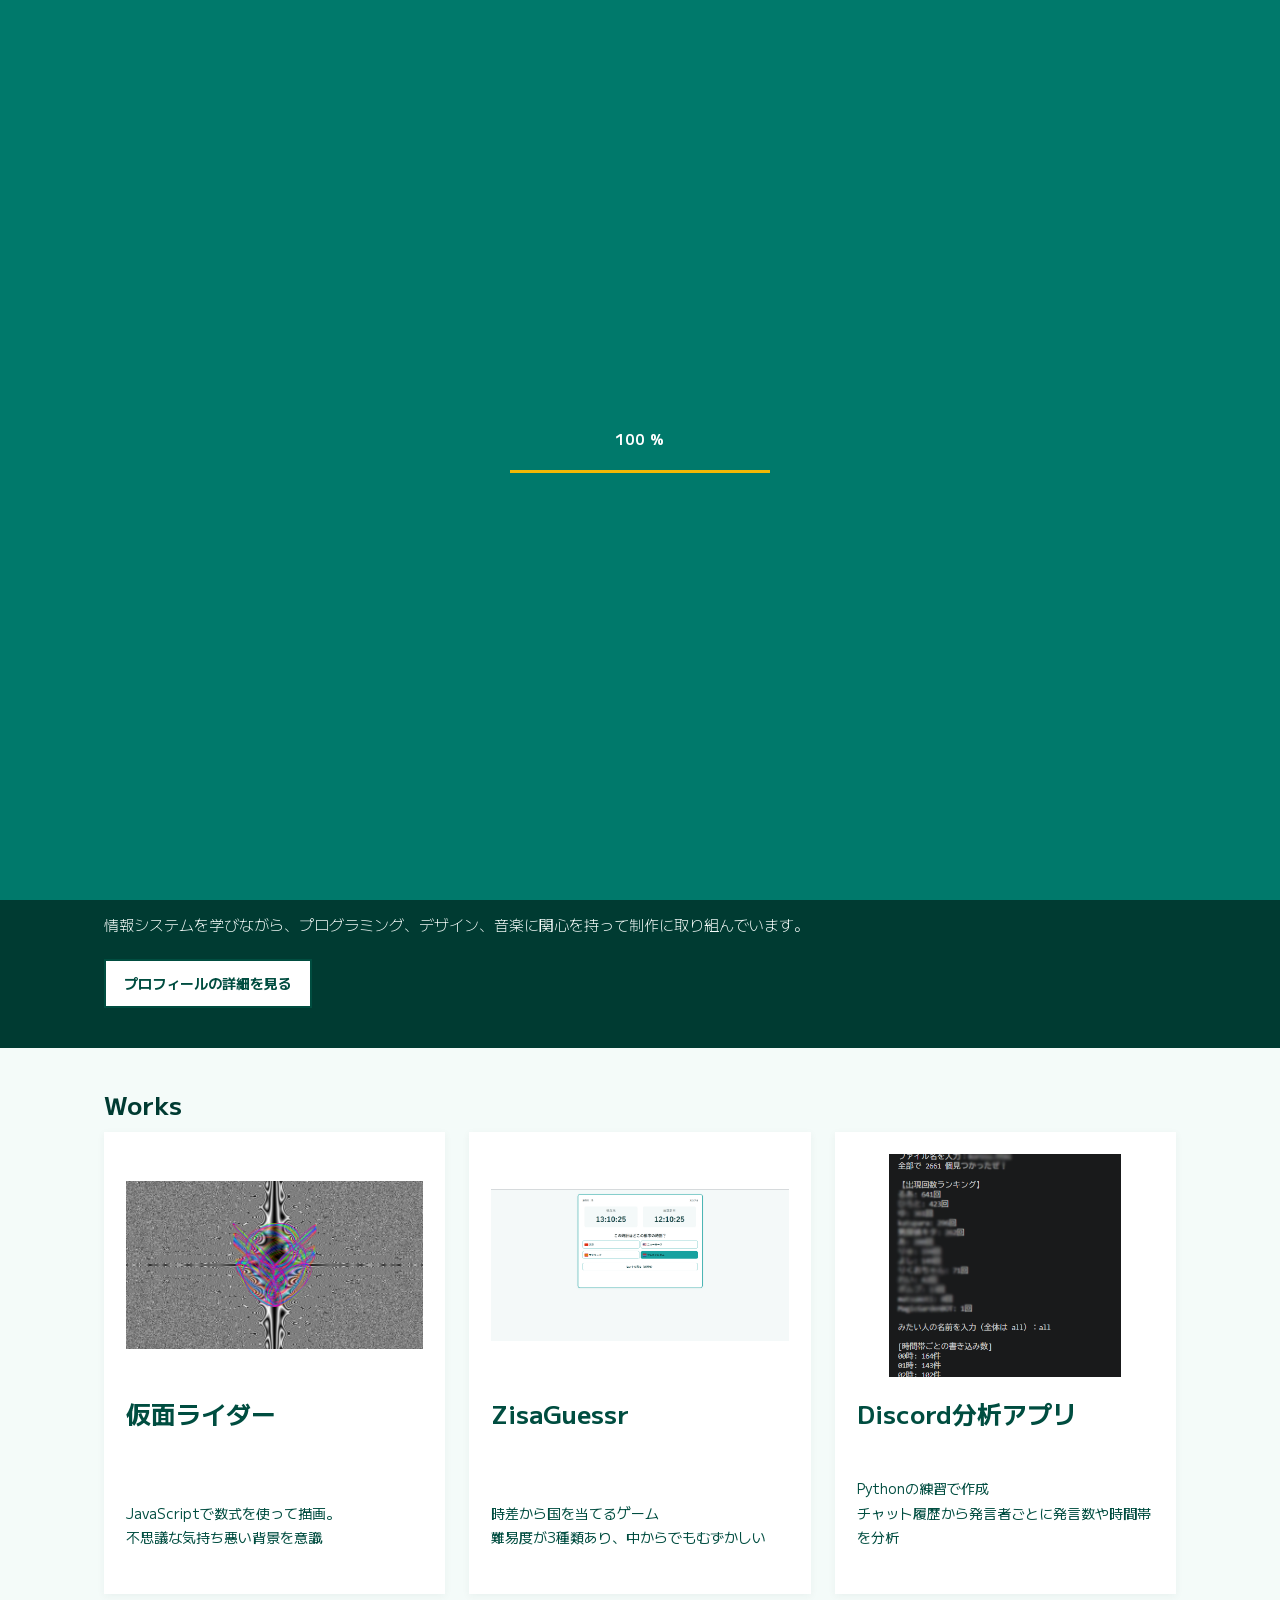
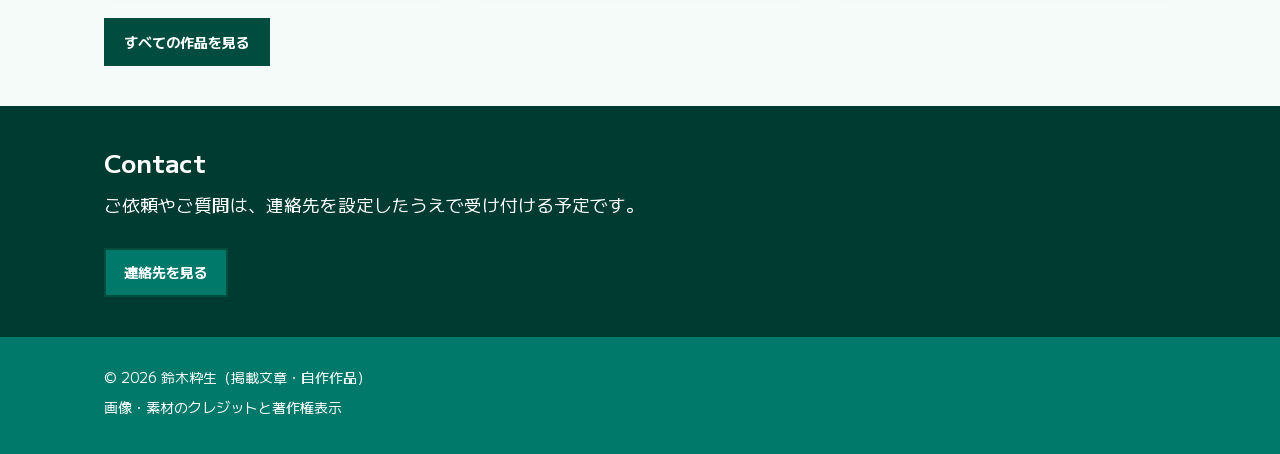
<file: index.html>
<!doctype html>
<html lang="ja">

<head>
  <meta charset="utf-8">
  <meta http-equiv="X-UA-Compatible" content="IE=edge">
  <meta name="viewport" content="width=device-width, initial-scale=1">
  <meta name="color-scheme" content="light">
  <title>Home | 鈴木粋生のPortfolio</title>
  <meta name="description" content="鈴木粋生の学び、制作物、スキルを紹介するポートフォリオサイトです。">
  <link href="css/bootstrap-3.4.1.css" rel="stylesheet">
  <link href="css/style.css" rel="stylesheet">
  <link rel="preconnect" href="https://fonts.googleapis.com">
  <link rel="preconnect" href="https://fonts.gstatic.com" crossorigin>
  <link href="https://fonts.googleapis.com/css2?family=M+PLUS+2:wght@100..900&display=swap" rel="stylesheet">
</head>

<body>
  <a class="skip-link" href="#main-content">本文へ移動</a>
  <div id="splash" aria-hidden="true"><span id="splash_text">Loading</span></div>

  <header id="header" class="site-header">
    <nav class="navbar navbar-default navbar-static-top" aria-label="メインナビゲーション">
      <div class="container-fluid site-nav-container">
        <div class="navbar-header">
          <button type="button" class="navbar-toggle collapsed" data-toggle="collapse" data-target="#site-navigation"
            aria-controls="site-navigation" aria-expanded="false">
            <span class="sr-only">メニューを開く</span>
            <span class="icon-bar"></span>
            <span class="icon-bar"></span>
            <span class="icon-bar"></span>
          </button>
          <a class="navbar-brand" href="index.html">ぽーとふぉりお</a>
        </div>
        <div class="collapse navbar-collapse" id="site-navigation">
          <ul class="nav navbar-nav navbar-right">
            <li class="active"><a href="index.html" aria-current="page"><span lang="en">Home</span></a></li>
            <li><a href="about.html"><span lang="en">About</span></a></li>
            <li><a href="works.html"><span lang="en">Works</span></a></li>
            <li><a href="skills.html"><span lang="en">Skills</span></a></li>
            <li><a href="contact.html"><span lang="en">Contact</span></a></li>
          </ul>
        </div>
      </div>
    </nav>
  </header>

  <main id="main-content" class="site-main" tabindex="-1">
    <section class="page-hero" aria-labelledby="home-heading">
      <div class="page-hero__media">
        <picture aria-hidden="true">
          <source media="(max-width: 767px)" srcset="image/top-home-mobile.jpg">
          <img src="image/top-home.jpg" width="1600" height="700" alt="" decoding="async">
        </picture>
      </div>
      <div class="page-hero__content site-container">
        <h1 id="home-heading">こんにちは、鈴木粋生です。</h1>
        <p style="font-size: 1.75rem;">大学での学びや制作した作品をまとめたポートフォリオサイトです。</p>
      </div>
    </section>

    <section class="section-block">
      <div style="color: #fff;" class="site-container">
        <h2 style="color: #fff;">About Me</h2>
        <p class="lead">情報システムを学びながら、プログラミング、デザイン、音楽に関心を持って制作に取り組んでいます。</p>
        <div class="button-row">
          <a  class="button button--outline" href="about.html">プロフィールの詳細を見る</a>
        </div>
      </div>
    </section>

    <section class="section-block section-muted home-works" aria-labelledby="featured-works-heading">
      <div class="site-container">
        <h2 style="color: var(--brand-deep);" id="featured-works-heading">Works</h2>
        <ul class="card-grid">
          <li>
            <article class="work-card">
              <img src="image/課題７.png" width="400" height="300" alt="作品タイトル01のサムネイル画像">
              <h2>仮面ライダー</h2>
              <p>JavaScriptで数式を使って描画。<br>不思議な気持ち悪い背景を意識</p>
            </article>
          </li>
          <li>
            <article class="work-card">
              <img src="image/zisaguessr.png" width="400" height="300" alt="作品タイトル02のサムネイル画像">
              <h2>ZisaGuessr</h2>
              <p>時差から国を当てるゲーム<br>難易度が3種類あり、中からでもむずかしい</p>
            </article>
          </li>
          <li>
            <article class="work-card">
              <img src="image/discord.png" style="width: 400px; height: 250px;" alt="作品タイトル03のサムネイル画像">
              <h2>Discord分析アプリ</h2>
              <p>Pythonの練習で作成<br>チャット履歴から発言者ごとに発言数や時間帯を分析</p>
            </article>
          </li>
        </ul>
        <div class="button-row">
          <a class="button" href="works.html">すべての作品を見る</a>
        </div>
      </div>
    </section>

    <section class="section-block" aria-labelledby="contact-cta-heading">
      <div class="site-container">
        <h2 style="color: #fff;" id="contact-cta-heading">Contact</h2>
        <p  style="color: #fff;" class="section-intro">ご依頼やご質問は、連絡先を設定したうえで受け付ける予定です。</p>
        <a style="background-color: var(--brand);" class="button" href="contact.html">連絡先を見る</a>
      </div>
    </section>
  </main>

  <footer class="site-footer">
    <div class="site-container">
      <p>© 2026 鈴木粋生（掲載文章・自作作品）</p>
      <p><a href="credits.html">画像・素材のクレジットと著作権表示</a></p>
    </div>
  </footer>
  <script src="js/jquery-3.7.1.min.js"></script>
  <script src="js/bootstrap-3.4.1.js"></script>
  <script src="js/script.js"></script>
</body>

</html>
</file>
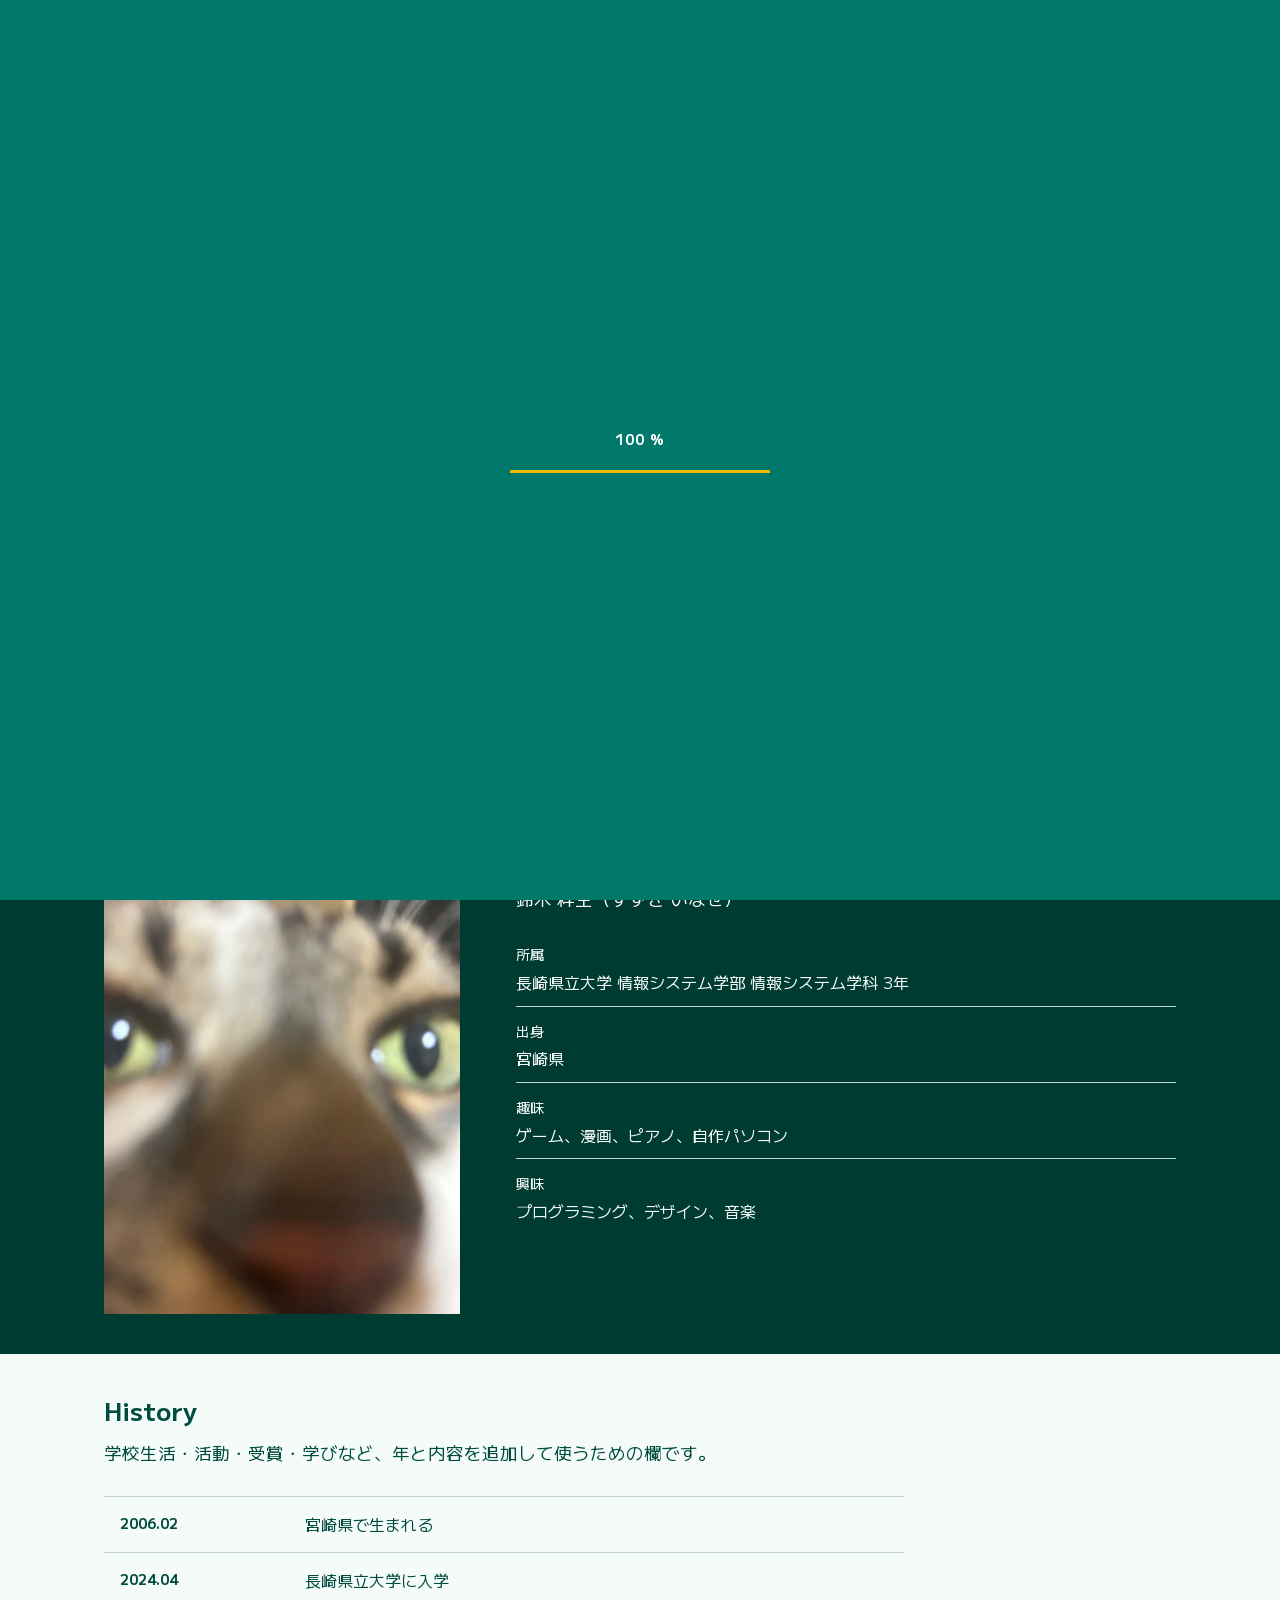
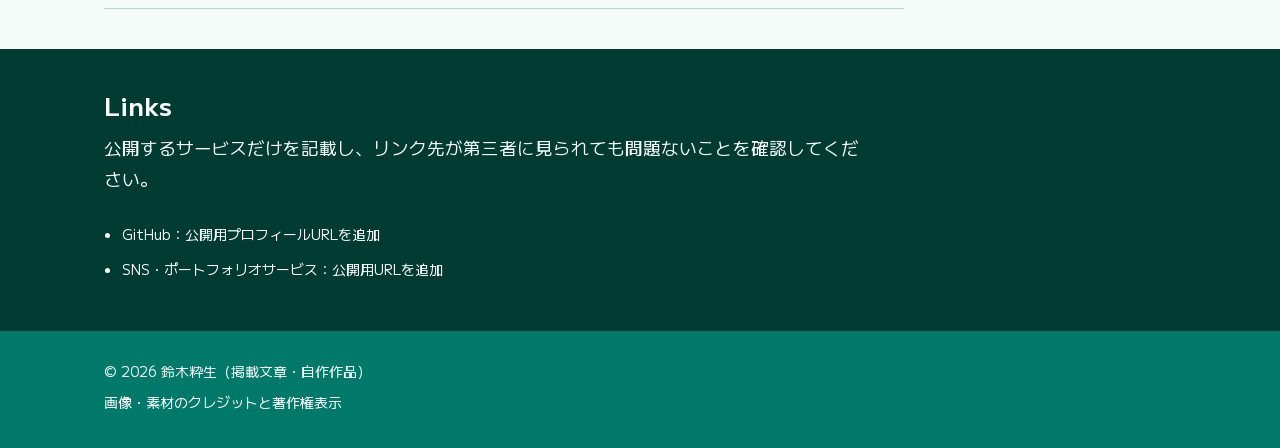
<file: about.html>
<!doctype html>
<html lang="ja">
<head>
  <meta charset="utf-8">
  <meta http-equiv="X-UA-Compatible" content="IE=edge">
  <meta name="viewport" content="width=device-width, initial-scale=1">
  <meta name="color-scheme" content="light">
  <title>About | 鈴木粋生のPortfolio</title>
  <meta name="description" content="鈴木粋生のプロフィール、学び、経歴、リンクを紹介するページです。">
  <link href="css/bootstrap-3.4.1.css" rel="stylesheet">
  <link href="css/style.css" rel="stylesheet">
  <link rel="preconnect" href="https://fonts.googleapis.com">
  <link rel="preconnect" href="https://fonts.gstatic.com" crossorigin>
  <link href="https://fonts.googleapis.com/css2?family=M+PLUS+2:wght@100..900&display=swap" rel="stylesheet">
</head>
<body>
  <a class="skip-link" href="#main-content">本文へ移動</a>
  <div id="splash" aria-hidden="true"><span id="splash_text">Loading</span></div>

  <header id="header" class="site-header">
    <nav class="navbar navbar-default navbar-static-top" aria-label="メインナビゲーション">
      <div class="container-fluid site-nav-container">
        <div class="navbar-header">
          <button type="button" class="navbar-toggle collapsed" data-toggle="collapse" data-target="#site-navigation" aria-controls="site-navigation" aria-expanded="false">
            <span class="sr-only">メニューを開く</span>
            <span class="icon-bar"></span>
            <span class="icon-bar"></span>
            <span class="icon-bar"></span>
          </button>
          <a class="navbar-brand" href="index.html">ぽーとふぉりお</a>
        </div>
        <div class="collapse navbar-collapse" id="site-navigation">
          <ul class="nav navbar-nav navbar-right">
          <li><a href="index.html"><span lang="en">Home</span></a></li>
          <li class="active"><a href="about.html" aria-current="page"><span lang="en">About</span></a></li>
          <li><a href="works.html"><span lang="en">Works</span></a></li>
          <li><a href="skills.html"><span lang="en">Skills</span></a></li>
          <li><a href="contact.html"><span lang="en">Contact</span></a></li>
          </ul>
        </div>
      </div>
    </nav>
  </header>

  <main id="main-content" class="site-main" tabindex="-1">
    <section class="page-hero" aria-labelledby="about-heading">
      <div class="page-hero__media">
        <picture aria-hidden="true">
          <source media="(max-width: 767px)" srcset="image/top-about-mobile.jpg">
          <img src="image/top-about.jpg" width="1600" height="700" alt="" decoding="async">
        </picture>
      </div>
      <div class="page-hero__content site-container">
        <h1 id="about-heading">About</h1>
      </div>
    </section>

    <section class="section-block">
      <div class="site-container">
        <div class="profile-grid">
          <img src="image/prof.jpg" width="400" height="400" alt="鈴木粋生のプロフィール画像">
          <div >
            <h2>名前 / Name</h2>
            <p style="color: #fff; " class="section-intro">鈴木 粋生（すずき いなせ）</p>
            <dl class="profile-list">
              <div>
                <dtstyle="color: #fff;" >所属</dtstyle=>
                <dd>長崎県立大学 情報システム学部 情報システム学科 3年</dd>
              </div>
              <div>
                <dtstyle="color: #fff; ">出身</dtstyle=>
                <dd>宮崎県</dd>
              </div>
              <div>
                <dtstyle="color: #fff; ">趣味</dtstyle=>
                <dd>ゲーム、漫画、ピアノ、自作パソコン</dd>
              </div>
              <div>
                <dtstyle="color: #fff; ">興味</dtstyle=>
                <dd>プログラミング、デザイン、音楽</dd>
              </div>
            </dl>
          </div>
        </div>
      </div>
    </section>

    <section class="section-block section-muted" aria-labelledby="history-heading">
      <div class="site-container">
        <h2 style="color: var(--brand-dark);" id="history-heading">History</h2>
        <p style="color: var(--brand-dark);" class="section-intro">学校生活・活動・受賞・学びなど、年と内容を追加して使うための欄です。</p>
        <dl class="history-list">
          <dt>2006.02</dt>
          <dd>宮崎県で生まれる</dd>
          <dt>2024.04</dt>
          <dd>長崎県立大学に入学</dd>
        </dl>
      </div>
    </section>

    <section class="section-block" aria-labelledby="links-heading">
      <div class="site-container">
        <h2 id="links-heading">Links</h2>
        <p class="section-intro">公開するサービスだけを記載し、リンク先が第三者に見られても問題ないことを確認してください。</p>
        <ul class="link-list">
          <li style="color: #fff; ">GitHub：公開用プロフィールURLを追加</li>
          <li style="color: #fff; ">SNS・ポートフォリオサービス：公開用URLを追加</li>
        </ul>
      </div>
    </section>
  </main>

  <footer class="site-footer">
    <div class="site-container">
      <p>© 2026 鈴木粋生（掲載文章・自作作品）</p>
      <p><a href="credits.html">画像・素材のクレジットと著作権表示</a></p>
    </div>
  </footer>
  <script src="js/jquery-3.7.1.min.js"></script>
  <script src="js/bootstrap-3.4.1.js"></script>
  <script src="js/script.js"></script>
</body>
</html>
</file>
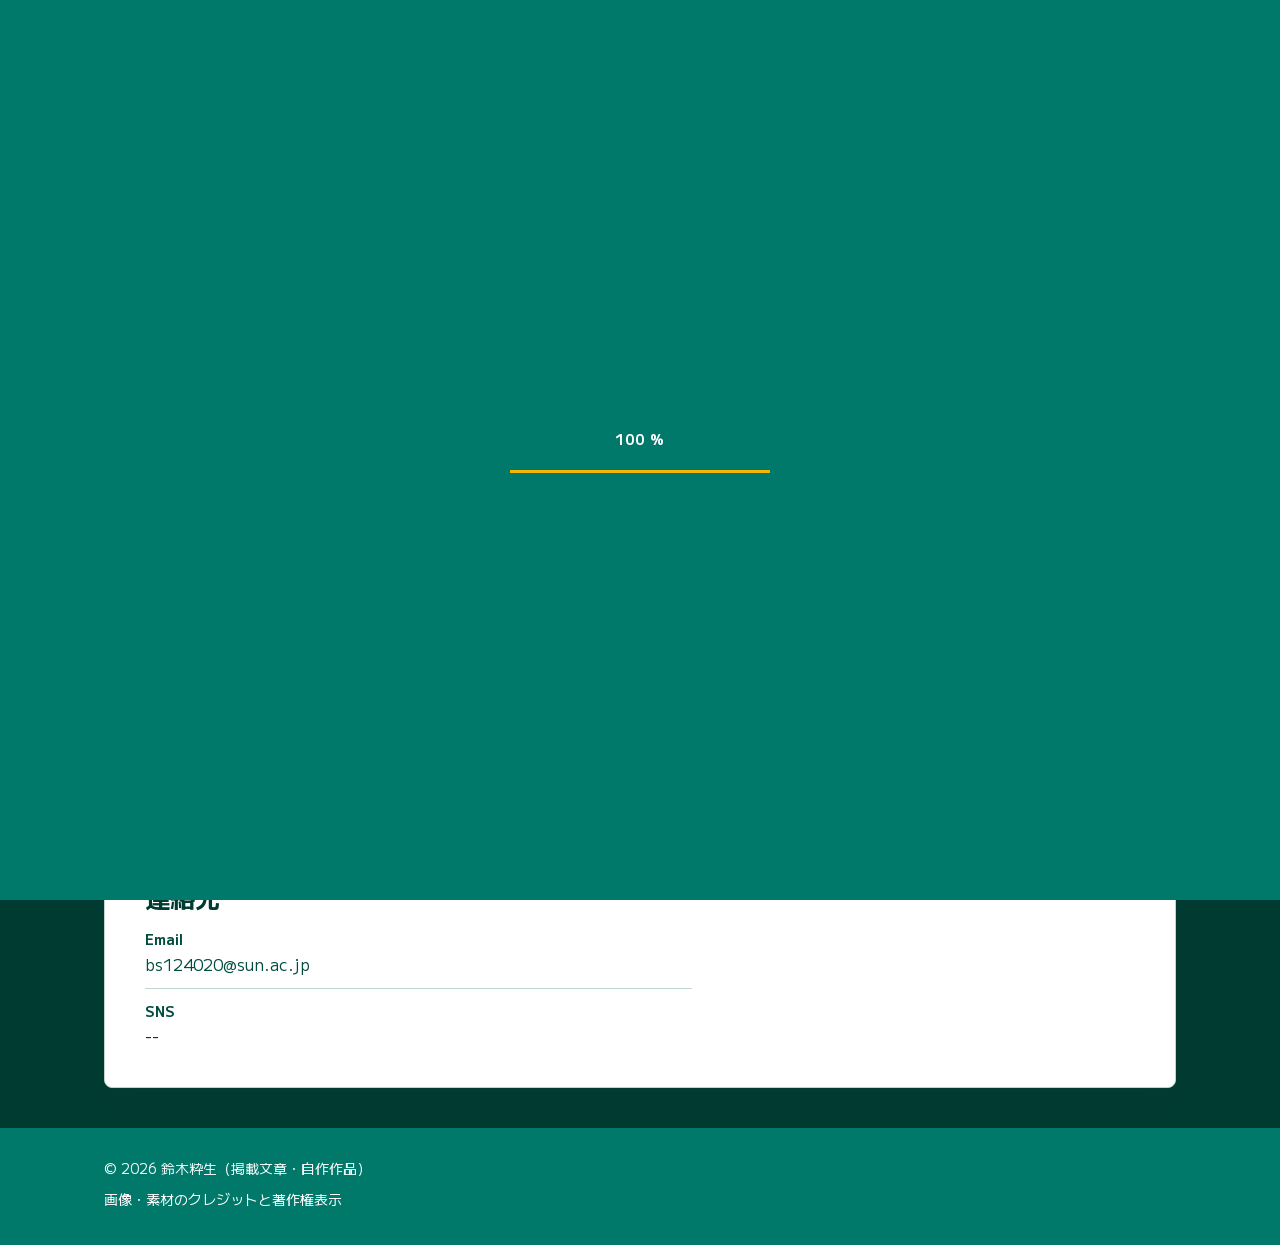
<file: contact.html>
<!doctype html>
<html lang="ja">
<head>
  <meta charset="utf-8">
  <meta http-equiv="X-UA-Compatible" content="IE=edge">
  <meta name="viewport" content="width=device-width, initial-scale=1">
  <meta name="color-scheme" content="light">
  <title>Contact | 鈴木粋生のPortfolio</title>
  <meta name="description" content="鈴木粋生への連絡先を設定するためのポートフォリオ用テンプレートページです。">
  <link href="css/bootstrap-3.4.1.css" rel="stylesheet">
  <link href="css/style.css" rel="stylesheet">
  <link rel="preconnect" href="https://fonts.googleapis.com">
  <link rel="preconnect" href="https://fonts.gstatic.com" crossorigin>
  <link href="https://fonts.googleapis.com/css2?family=M+PLUS+2:wght@100..900&display=swap" rel="stylesheet">
</head>
<body>
  <a class="skip-link" href="#main-content">本文へ移動</a>
  <div id="splash" aria-hidden="true"><span id="splash_text">Loading</span></div>

  <header id="header" class="site-header">
    <nav class="navbar navbar-default navbar-static-top" aria-label="メインナビゲーション">
      <div class="container-fluid site-nav-container">
        <div class="navbar-header">
          <button type="button" class="navbar-toggle collapsed" data-toggle="collapse" data-target="#site-navigation" aria-controls="site-navigation" aria-expanded="false">
            <span class="sr-only">メニューを開く</span>
            <span class="icon-bar"></span>
            <span class="icon-bar"></span>
            <span class="icon-bar"></span>
          </button>
          <a class="navbar-brand" href="index.html">ぽーとふぉりお</a>
        </div>
        <div class="collapse navbar-collapse" id="site-navigation">
          <ul class="nav navbar-nav navbar-right">
          <li><a href="index.html"><span lang="en">Home</span></a></li>
          <li><a href="about.html"><span lang="en">About</span></a></li>
          <li><a href="works.html"><span lang="en">Works</span></a></li>
          <li><a href="skills.html"><span lang="en">Skills</span></a></li>
          <li class="active"><a href="contact.html" aria-current="page"><span lang="en">Contact</span></a></li>
          </ul>
        </div>
      </div>
    </nav>
  </header>

  <main id="main-content" class="site-main" tabindex="-1">
    <section class="page-hero" aria-labelledby="contact-heading">
      <div class="page-hero__media">
        <picture aria-hidden="true">
          <source media="(max-width: 767px)" srcset="image/top-contact-mobile.jpg">
          <img src="image/top-contact.jpg" width="1600" height="700" alt="" decoding="async">
        </picture>
      </div>
      <div class="page-hero__content site-container">
        <h1 id="contact-heading">Contact</h1>
      </div>
    </section>

    <section class="section-block">
      <div class="site-container">
        <div class="contact-panel">
          <div>
            <h2 style="color: var(--brand-deep);">連絡先</h2>
            <dl class="contact-list">
              <div>
                <dt>Email</dt>
                <dd><a href="bs124020@sun.ac.jp">bs124020@sun.ac.jp</a></dd>
              </div>
              <div>
                <dt>SNS</dt>
                <dd style="color: var(--brand-deep);">--</dd>
              </div>
            </dl>
          </div>
        </div>
      </div>
    </section>
  </main>

  <footer class="site-footer">
    <div class="site-container">
      <p>© 2026 鈴木粋生（掲載文章・自作作品）</p>
      <p><a href="credits.html">画像・素材のクレジットと著作権表示</a></p>
    </div>
  </footer>
  <script src="js/jquery-3.7.1.min.js"></script>
  <script src="js/bootstrap-3.4.1.js"></script>
  <script src="js/script.js"></script>
</body>
</html>
</file>
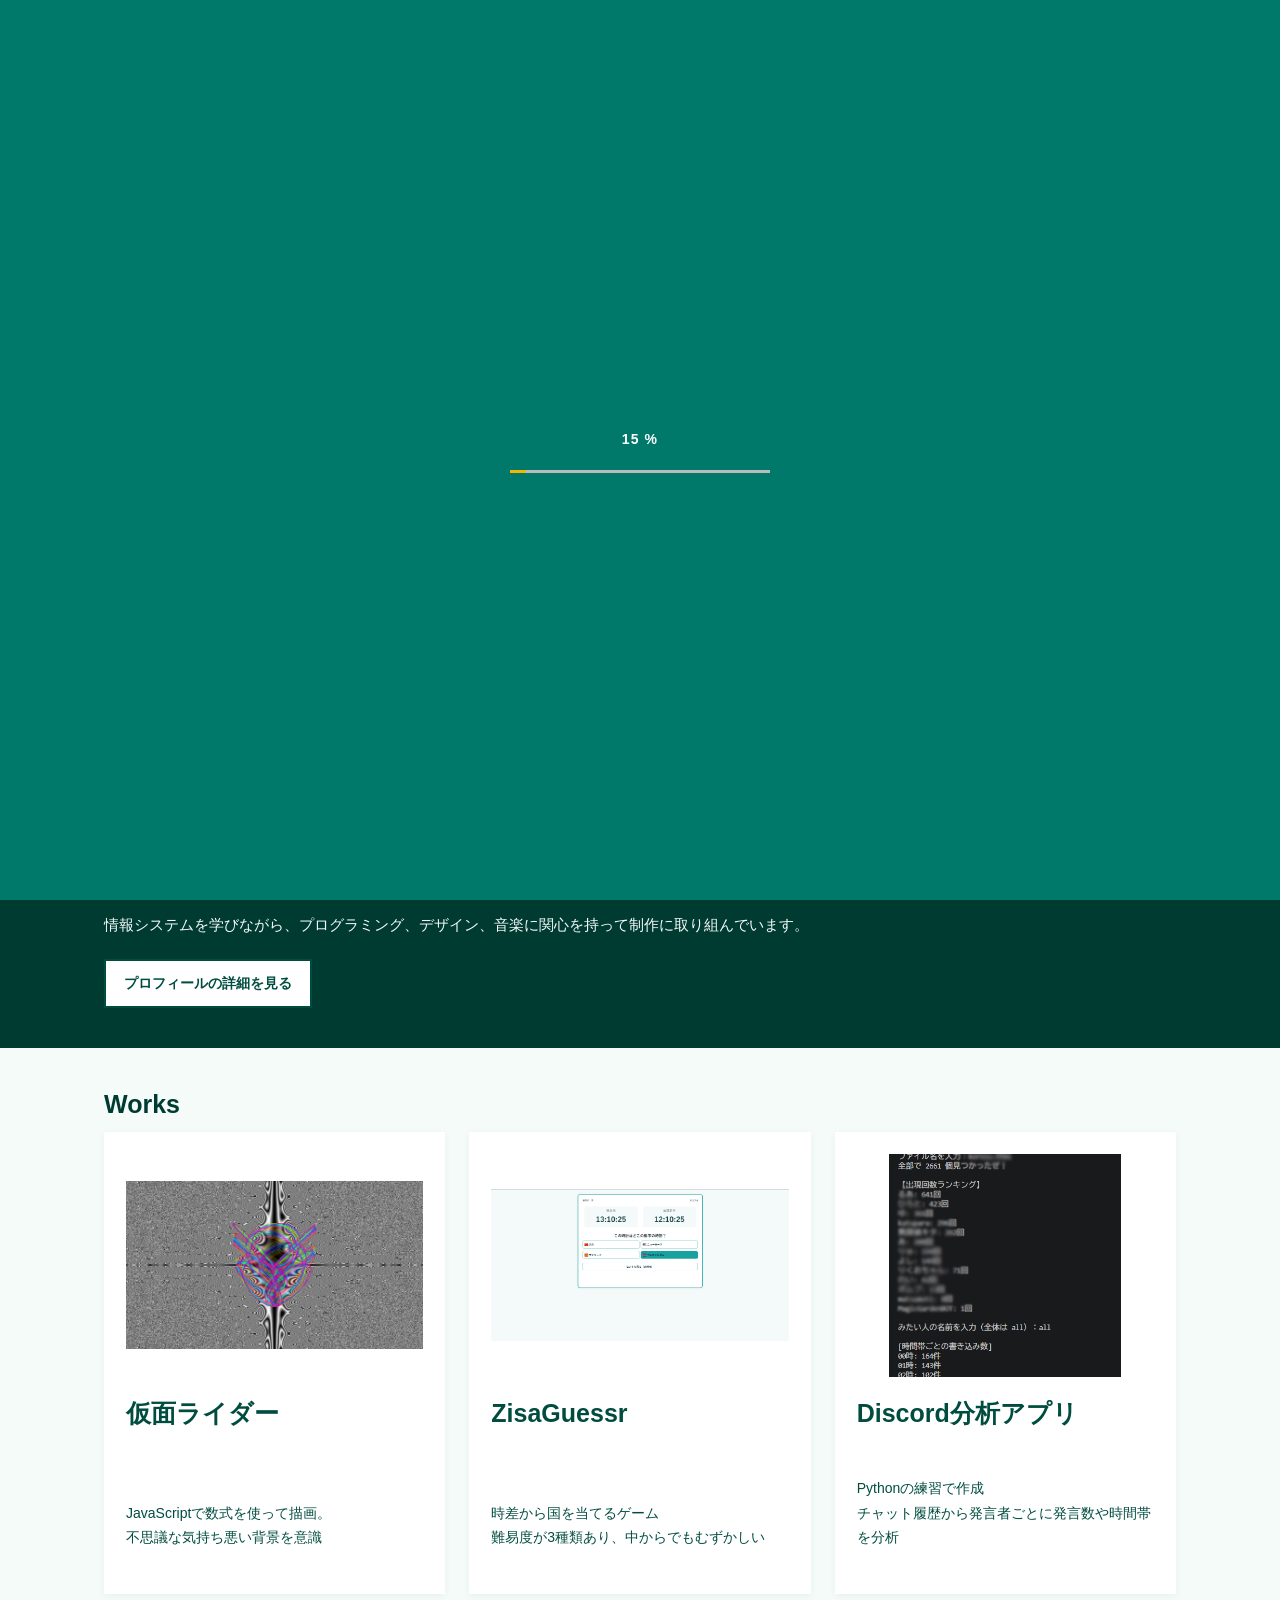
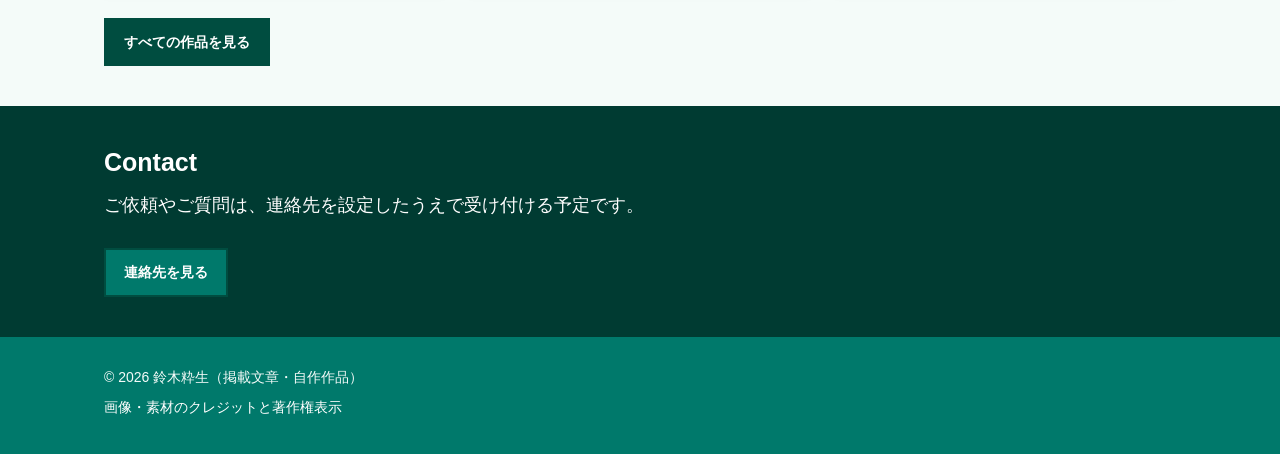
<file: portfolio.html>
<!doctype html>
<html lang="ja">
<head>
  <meta charset="utf-8">
  <meta http-equiv="refresh" content="0; url=index.html">
  <meta name="viewport" content="width=device-width, initial-scale=1">
  <meta name="robots" content="noindex">
  <title>Home | 鈴木粋生のPortfolio</title>
  <link rel="canonical" href="index.html">
</head>
<body>
  <p><a href="index.html">Homeへ移動</a></p>
</body>
</html>
</file>
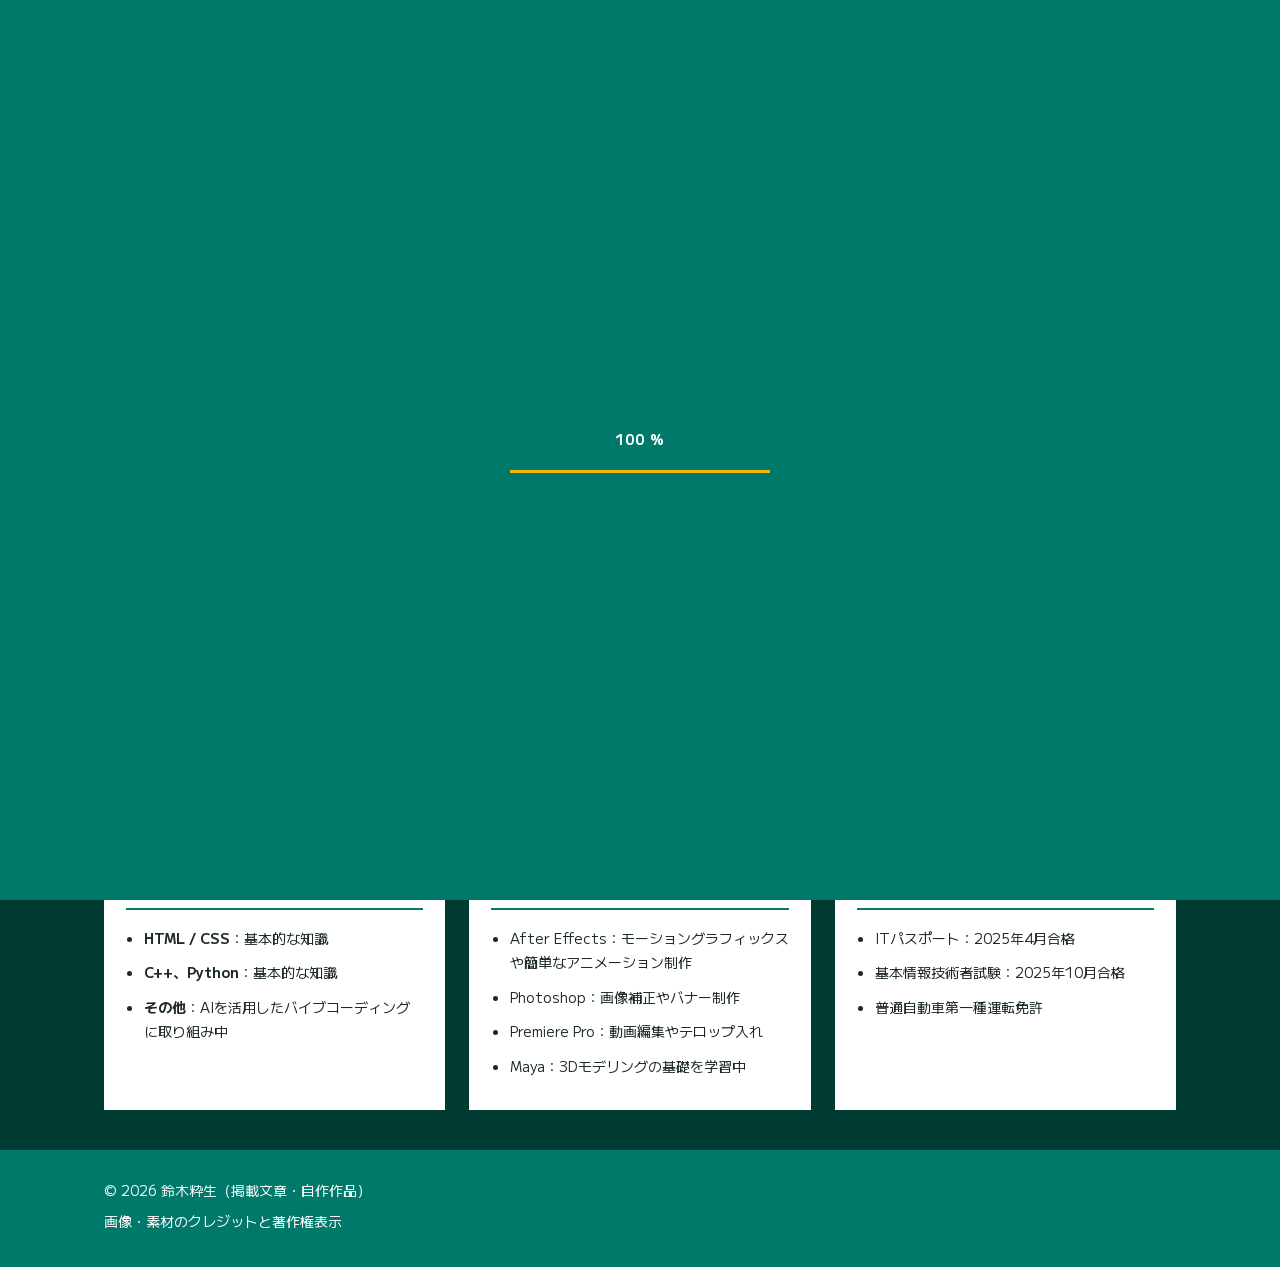
<file: skills.html>
<!doctype html>
<html lang="ja">
<head>
  <meta charset="utf-8">
  <meta http-equiv="X-UA-Compatible" content="IE=edge">
  <meta name="viewport" content="width=device-width, initial-scale=1">
  <meta name="color-scheme" content="light">
  <title>Skills | 鈴木粋生のPortfolio</title>
  <meta name="description" content="鈴木粋生が学んでいるプログラミング、制作ツール、資格を紹介するページです。">
  <link href="css/bootstrap-3.4.1.css" rel="stylesheet">
  <link href="css/style.css" rel="stylesheet">
  <link rel="preconnect" href="https://fonts.googleapis.com">
  <link rel="preconnect" href="https://fonts.gstatic.com" crossorigin>
  <link href="https://fonts.googleapis.com/css2?family=M+PLUS+2:wght@100..900&display=swap" rel="stylesheet">
</head>
<body>
  <a class="skip-link" href="#main-content">本文へ移動</a>
  <div id="splash" aria-hidden="true"><span id="splash_text">Loading</span></div>

  <header id="header" class="site-header">
    <nav class="navbar navbar-default navbar-static-top" aria-label="メインナビゲーション">
      <div class="container-fluid site-nav-container">
        <div class="navbar-header">
          <button type="button" class="navbar-toggle collapsed" data-toggle="collapse" data-target="#site-navigation" aria-controls="site-navigation" aria-expanded="false">
            <span class="sr-only">メニューを開く</span>
            <span class="icon-bar"></span>
            <span class="icon-bar"></span>
            <span class="icon-bar"></span>
          </button>
          <a class="navbar-brand" href="index.html">ぽーとふぉりお</a>
        </div>
        <div class="collapse navbar-collapse" id="site-navigation">
          <ul class="nav navbar-nav navbar-right">
          <li><a href="index.html"><span lang="en">Home</span></a></li>
          <li><a href="about.html"><span lang="en">About</span></a></li>
          <li><a href="works.html"><span lang="en">Works</span></a></li>
          <li class="active"><a href="skills.html" aria-current="page"><span lang="en">Skills</span></a></li>
          <li><a href="contact.html"><span lang="en">Contact</span></a></li>
          </ul>
        </div>
      </div>
    </nav>
  </header>

  <main id="main-content" class="site-main" tabindex="-1">
    <section class="page-hero" aria-labelledby="skills-heading">
      <div class="page-hero__media">
        <picture aria-hidden="true">
          <source media="(max-width: 767px)" srcset="image/top-skills-mobile.jpg">
          <img src="image/top-skills.jpg" width="1600" height="700" alt="" decoding="async">
        </picture>
      </div>
      <div class="page-hero__content site-container">
        <h1 id="skills-heading">Skills</h1>
      </div>
    </section>

    <section class="section-block">
      <div class="site-container">
        <div class="skill-grid">
          <section class="skill-category" aria-labelledby="programming-heading">
            <h2 style="color: var(--brand-deep);" id="programming-heading">プログラミング</h2>
            <ul class="skill-list">
              <li><strong>HTML / CSS</strong>：基本的な知識</li>
              <li><strong>C++、Python</strong>：基本的な知識</li>
              <li><strong>その他</strong>：AIを活用したバイブコーディングに取り組み中</li>
            </ul>
          </section>
          <section class="skill-category" aria-labelledby="tools-heading">
            <h2 style="color: var(--brand-deep);" id="tools-heading">ツール</h2>
            <ul class="skill-list">
              <li>After Effects：モーショングラフィックスや簡単なアニメーション制作</li>
              <li>Photoshop：画像補正やバナー制作</li>
              <li>Premiere Pro：動画編集やテロップ入れ</li>
              <li>Maya：3Dモデリングの基礎を学習中</li>
            </ul>
          </section>
          <section class="skill-category" aria-labelledby="qualification-heading">
            <h2 style="color: var(--brand-deep);" id="qualification-heading">資格</h2>
            <ul class="skill-list">
              <li>ITパスポート：2025年4月合格</li>
              <li>基本情報技術者試験：2025年10月合格</li>
              <li>普通自動車第一種運転免許</li>
            </ul>
          </section>
        </div>
      </div>
    </section>
  </main>

  <footer class="site-footer">
    <div class="site-container">
      <p>© 2026 鈴木粋生（掲載文章・自作作品）</p>
      <p><a href="credits.html">画像・素材のクレジットと著作権表示</a></p>
    </div>
  </footer>
  <script src="js/jquery-3.7.1.min.js"></script>
  <script src="js/bootstrap-3.4.1.js"></script>
  <script src="js/script.js"></script>
</body>
</html>
</file>
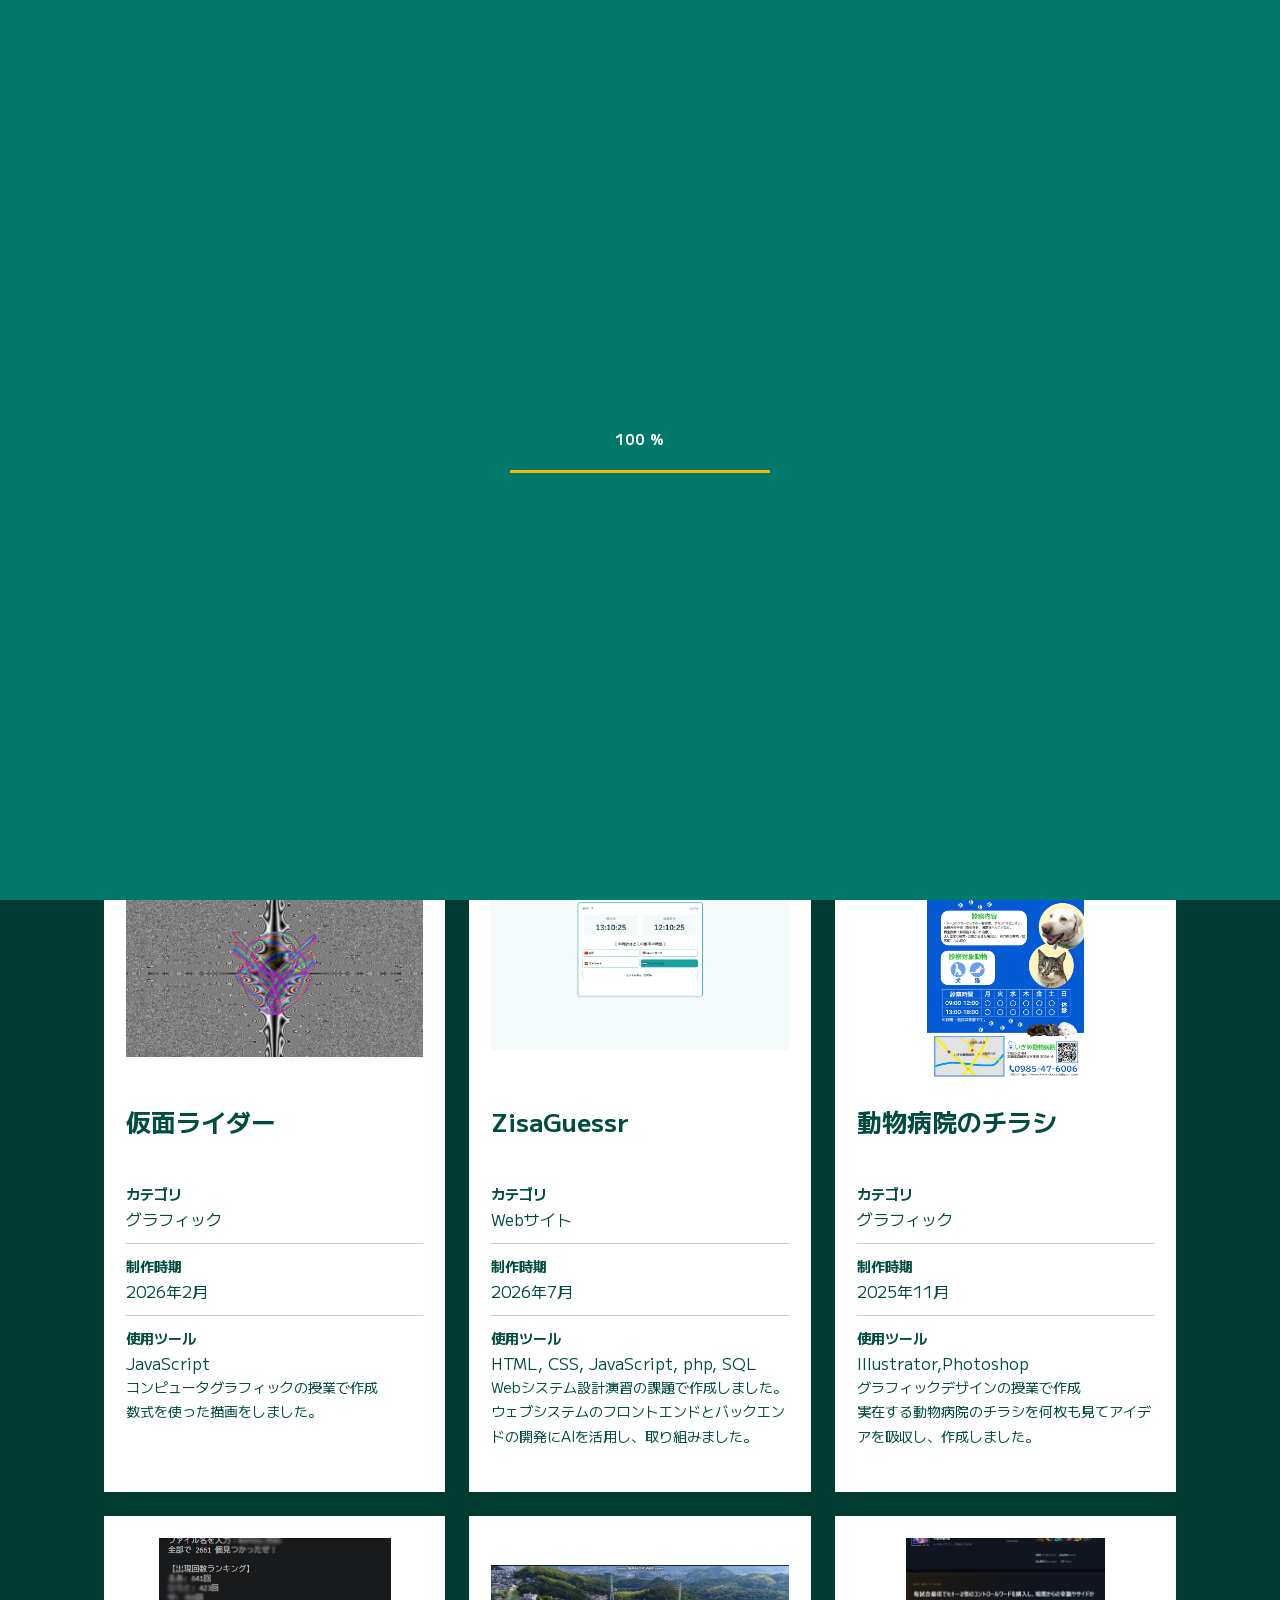
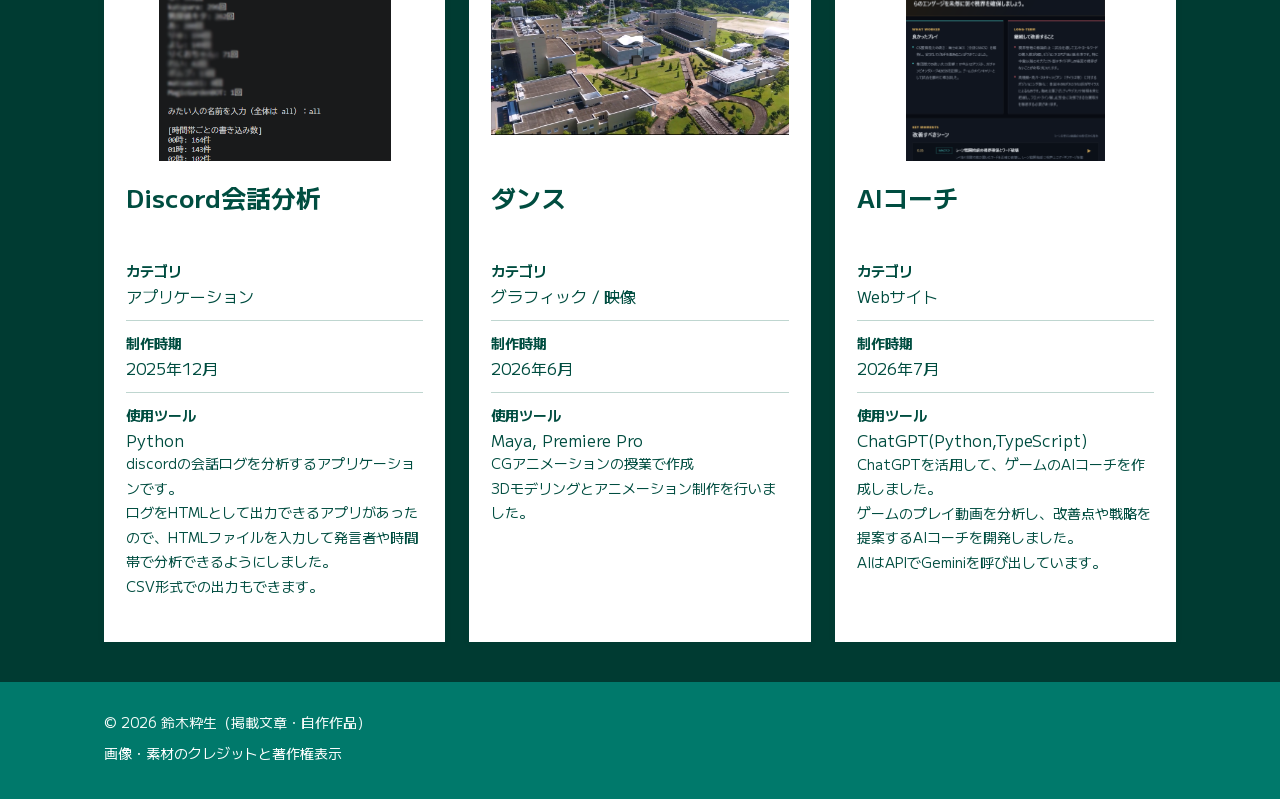
<file: works.html>
<!doctype html>
<html lang="ja">

<head>
  <meta charset="utf-8">
  <meta http-equiv="X-UA-Compatible" content="IE=edge">
  <meta name="viewport" content="width=device-width, initial-scale=1">
  <meta name="color-scheme" content="light">
  <title>Works | 鈴木粋生のPortfolio</title>
  <meta name="description" content="鈴木粋生の制作物を目的、担当範囲、使用ツールとともに紹介するテンプレートページです。">
  <link href="css/bootstrap-3.4.1.css" rel="stylesheet">
  <link href="css/style.css" rel="stylesheet">
  <link rel="preconnect" href="https://fonts.googleapis.com">
  <link rel="preconnect" href="https://fonts.gstatic.com" crossorigin>
  <link href="https://fonts.googleapis.com/css2?family=M+PLUS+2:wght@100..900&display=swap" rel="stylesheet">
</head>

<body>
  <a class="skip-link" href="#main-content">本文へ移動</a>
  <div id="splash" aria-hidden="true"><span id="splash_text">Loading</span></div>

  <header id="header" class="site-header">
    <nav class="navbar navbar-default navbar-static-top" aria-label="メインナビゲーション">
      <div class="container-fluid site-nav-container">
        <div class="navbar-header">
          <button type="button" class="navbar-toggle collapsed" data-toggle="collapse" data-target="#site-navigation"
            aria-controls="site-navigation" aria-expanded="false">
            <span class="sr-only">メニューを開く</span>
            <span class="icon-bar"></span>
            <span class="icon-bar"></span>
            <span class="icon-bar"></span>
          </button>
          <a class="navbar-brand" href="index.html">ぽーとふぉりお</a>
        </div>
        <div class="collapse navbar-collapse" id="site-navigation">
          <ul class="nav navbar-nav navbar-right">
            <li><a href="index.html"><span lang="en">Home</span></a></li>
            <li><a href="about.html"><span lang="en">About</span></a></li>
            <li class="active"><a href="works.html" aria-current="page"><span lang="en">Works</span></a></li>
            <li><a href="skills.html"><span lang="en">Skills</span></a></li>
            <li><a href="contact.html"><span lang="en">Contact</span></a></li>
          </ul>
        </div>
      </div>
    </nav>
  </header>

  <main id="main-content" class="site-main works-main" tabindex="-1">
    <section class="page-hero" aria-labelledby="works-heading">
      <div class="page-hero__media">
        <picture aria-hidden="true">
          <source media="(max-width: 767px)" srcset="image/top-works-mobile.jpg">
          <img src="image/top-works.jpg" width="1600" height="700" alt="" decoding="async">
        </picture>
      </div>
      <div class="page-hero__content site-container">
        <h1 id="works-heading">Works</h1>
      </div>
    </section>

    <section class="section-block">
      <div class="site-container">
        <ul class="card-grid">
          <li>
            <article class="work-card">
              <img src="image/課題７.png" width="400" height="300" alt="作品タイトル01のサムネイル画像">
              <h2>仮面ライダー</h2>
              <dl class="work-meta">
                <div>
                  <dt>カテゴリ</dt>
                  <dd>グラフィック</dd>
                </div>
                <div>
                  <dt>制作時期</dt>
                  <dd>2026年2月</dd>
                </div>
                <div>
                  <dt>使用ツール</dt>
                  <dd>JavaScript</dd>
                </div>
              </dl>
              <p>コンピュータグラフィックの授業で作成<br>数式を使った描画をしました。
              </p>
            </article>
          </li>
          <li>
            <article class="work-card">
              <img src="image/zisaguessr.png" width="400" height="300" alt="作品タイトル02のサムネイル画像">
              <h2>ZisaGuessr</h2>
              <dl class="work-meta">
                <div>
                  <dt>カテゴリ</dt>
                  <dd>Webサイト</dd>
                </div>
                <div>
                  <dt>制作時期</dt>
                  <dd>2026年7月</dd>
                </div>
                <div>
                  <dt>使用ツール</dt>
                  <dd>HTML, CSS, JavaScript, php, SQL</dd>
                </div>
              </dl>
              <p>Webシステム設計演習の課題で作成しました。<br>ウェブシステムのフロントエンドとバックエンドの開発にAIを活用し、取り組みました。</p>
            </article>
          </li>

          <li>
            <article class="work-card">
              <img src="image/びょういん.jpg" width="400" height="200" alt="作品タイトル03のサムネイル画像">
              <h2>動物病院のチラシ</h2>
              <dl class="work-meta">
                <div>
                  <dt>カテゴリ</dt>
                  <dd>グラフィック</dd>
                </div>
                <div>
                  <dt>制作時期</dt>
                  <dd>2025年11月</dd>
                </div>
                <div>
                  <dt>使用ツール</dt>
                  <dd>Illustrator,Photoshop</dd>
                </div>
              </dl>
              <p>グラフィックデザインの授業で作成<br>実在する動物病院のチラシを何枚も見てアイデアを吸収し、作成しました。
              </p>
            </article>
          </li>

          <li>
            <article class="work-card">
              <img src="image/discord.png" width="400" height="300" alt="作品タイトル03のサムネイル画像">
              <h2>Discord会話分析</h2>
              <dl class="work-meta">
                <div>
                  <dt>カテゴリ</dt>
                  <dd>アプリケーション</dd>
                </div>
                <div>
                  <dt>制作時期</dt>
                  <dd>2025年12月</dd>
                </div>
                <div>
                  <dt>使用ツール</dt>
                  <dd>Python</dd>
                </div>
              </dl>
              <p>
                discordの会話ログを分析するアプリケーションです。<br>ログをHTMLとして出力できるアプリがあったので、HTMLファイルを入力して発言者や時間帯で分析できるようにしました。<br>CSV形式での出力もできます。
              </p>
            </article>
          </li>
          <li>
            <article class="work-card">
              <img src="image/CG.png" width="400" height="300" alt="作品タイトル03のサムネイル画像">
              <h2>ダンス</h2>
              <dl class="work-meta">
                <div>
                  <dt>カテゴリ</dt>
                  <dd>グラフィック / 映像 </dd>
                </div>
                <div>
                  <dt>制作時期</dt>
                  <dd>2026年6月</dd>
                </div>
                <div>
                  <dt>使用ツール</dt>
                  <dd>Maya, Premiere Pro</dd>
                </div>
              </dl>
              <p>CGアニメーションの授業で作成<br>3Dモデリングとアニメーション制作を行いました。
              </p>
            </article>
          </li>
          <li>
            <article class="work-card">
              <img src="image/ai.png" width="400" height="300" alt="作品タイトル01のサムネイル画像">
              <h2>AIコーチ</h2>
              <dl class="work-meta">
                <div>
                  <dt>カテゴリ</dt>
                  <dd>Webサイト</dd>
                </div>
                <div>
                  <dt>制作時期</dt>
                  <dd>2026年7月</dd>
                </div>
                <div>
                  <dt>使用ツール</dt>
                  <dd>ChatGPT(Python,TypeScript)</dd>
                </div>
              </dl>
              <p>ChatGPTを活用して、ゲームのAIコーチを作成しました。<br>ゲームのプレイ動画を分析し、改善点や戦略を提案するAIコーチを開発しました。<br>AIはAPIでGeminiを呼び出しています。
              </p>
            </article>
          </li>
        </ul>
      </div>
    </section>
  </main>

  <footer class="site-footer">
    <div class="site-container">
      <p>© 2026 鈴木粋生（掲載文章・自作作品）</p>
      <p><a href="credits.html">画像・素材のクレジットと著作権表示</a></p>
    </div>
  </footer>
  <script src="js/jquery-3.7.1.min.js"></script>
  <script src="js/bootstrap-3.4.1.js"></script>
  <script src="js/script.js"></script>
</body>

</html>
</file>
<file: css/style.css>
@charset "utf-8";

:root {
  --brand: #00796b;
  --brand-dark: #004d40;
  --brand-deep: #003b32;
  --brand-pale: #e8f5f2;
  --brand-paler: #f4fbf9;
  --text: #1c2927;
  --muted: #4b5f5b;
  --line: #bfd6d0;
  --surface: #ffffff;
  --focus: #f2b705;
  --shadow: 0 8px 24px rgba(20, 68, 60, 0.12);
}


* {
  box-sizing: border-box;
}

html {
  scroll-behavior: smooth;
}

body {
  margin: 0;
  color: var(--text);
  background: var(--brand-deep);
  font-family: "M PLUS 2", sans-serif;
  font-optical-sizing: auto;
  font-weight: 400;
  font-style: normal;
  line-height: 1.75;
}

img {
  display: block;
  max-width: 100%;
  height: auto;
}

a {
  color: var(--brand-dark);
}

a:hover {
  color: var(--brand-deep);
}

a:focus,
button:focus,
[tabindex="0"]:focus {
  outline: 3px solid var(--focus);
  outline-offset: 3px;
}

h1,
h2,
h3,
h4 {
  margin-top: 0;
  color: var(--brand-dark);
  font-weight: 700;
  line-height: 1.35;
}

h2 {
  font-size: clamp(1.45rem, 3vw, 2rem);
}

h3 {
  font-size: 1.2rem;
}

p,
ul,
ol,
dl {
  margin-top: 0;
}

.sr-only {
  position: absolute;
  width: 1px;
  height: 1px;
  padding: 0;
  margin: -1px;
  overflow: hidden;
  clip: rect(0, 0, 0, 0);
  white-space: nowrap;
  border: 0;
}

.skip-link {
  position: fixed;
  top: 8px;
  left: 8px;
  z-index: 3000;
  padding: 10px 14px;
  color: #ffffff;
  background: var(--brand-deep);
  border: 2px solid #ffffff;
  border-radius: 4px;
  text-decoration: none;
  transform: translateY(-160%);
}

.skip-link:focus {
  color: #ffffff;
  transform: translateY(0);
}

#splash {
  display: none;
}

#splash.is-active {
  position: fixed;
  inset: 0;
  z-index: 2500;
  display: grid;
  place-items: center;
  color: #ffffff;
  background: var(--brand);
  opacity: 1;
  visibility: visible;
  transition: opacity 0.4s ease;
}

#splash.is-active.is-fading {
  opacity: 0;
  pointer-events: none;
}

#splash_text {
  position: relative;
  width: min(260px, 72vw);
  padding: 0 0 22px;
  font-weight: 700;
  text-align: center;
  letter-spacing: 0.08em;
}

#splash_text::before,
#splash_text::after {
  position: absolute;
  bottom: 0;
  left: 0;
  height: 3px;
  content: "";
}

#splash_text::before {
  width: 100%;
  background: #bbbbbb;
}

#splash_text::after {
  width: var(--splash-progress, 0%);
  background: var(--focus);
  transition: width 0.08s linear;
}

#header,
.site-header {
  position: sticky;
  top: 0;
  z-index: 2000;
  width: 100%;
  transition: transform 0.25s ease, box-shadow 0.25s ease;
}

#header.UpMove {
  transform: translateY(-100%);
}

#header.DownMove {
  transform: translateY(0);
}

.navbar.navbar-default,
.navbar.navbar-default.navbar-static-top {
  min-height: 64px;
  margin: 0;
  background: var(--brand);
  border: 0;
  border-radius: 0;
  box-shadow: 0 2px 8px rgba(0, 53, 45, 0.2);
}

.site-nav-container {
  width: 100%;
  max-width: 1180px;
  padding-right: 24px;
  padding-left: 24px;
  margin: 0 auto;
}

.navbar-default .navbar-brand {
  height: auto;
  min-height: 64px;
  padding-top: 19px;
  padding-bottom: 19px;
  color: #ffffff;
  font-weight: 700;
  letter-spacing: 0.04em;
  font-size: 3rem;
}

.navbar-default .navbar-brand:hover,
.navbar-default .navbar-brand:focus,
.navbar-default .navbar-nav>li>a:hover,
.navbar-default .navbar-nav>li>a:focus {
  color: #ffffff;
  background: var(--brand-dark);
}

.navbar-default .navbar-nav>li>a {
  min-height: 64px;
  padding: 21px 14px 18px;
  color: #ffffff;
  font-weight: 700;
  text-decoration: none;
}

.navbar-default .navbar-nav>.active>a,
.navbar-default .navbar-nav>.active>a:hover,
.navbar-default .navbar-nav>.active>a:focus {
  color: #ffffff;
  background: var(--brand-dark);
  box-shadow: inset 0 -4px 0 #d8fff6;
}

.navbar-default .navbar-toggle {
  min-width: 44px;
  min-height: 44px;
  margin-top: 10px;
  margin-bottom: 10px;
  border-color: #d8fff6;
}

.navbar-default .navbar-toggle:hover,
.navbar-default .navbar-toggle:focus {
  background: var(--brand-dark);
}

.navbar-default .navbar-toggle .icon-bar {
  background: #ffffff;
}

.navbar-default .navbar-collapse {
  border-color: rgba(255, 255, 255, 0.5);
}

.site-main {
  min-height: 60vh;
}

.site-container {
  width: 100%;
  max-width: 1120px;
  padding-right: 24px;
  padding-left: 24px;
  margin-right: auto;
  margin-left: auto;
}

.page-hero {
  background: var(--brand-pale);
}

.page-hero__media {
  overflow: hidden;
  background: #dcefe9;
}

.page-hero__media img {
  width: 100%;
  min-height: 250px;
  aspect-ratio: 16 / 7;
  object-fit: cover;
}

.page-hero__content {
  padding-top: clamp(28px, 5vw, 56px);
  padding-bottom: clamp(30px, 5vw, 58px);
}

.page-hero__content h1 {
  max-width: 780px;
  margin-bottom: 12px;
  font-size: clamp(2rem, 5.5vw, 3.7rem);
}

.page-hero__content p:not(.eyebrow) {
  max-width: 760px;
  margin-bottom: 0;
  color: #35534d;
  font-size: clamp(1rem, 2vw, 2rem);
}

.eyebrow {
  margin-bottom: 8px;
  color: var(--brand-dark);
  font-size: 0.88rem;
  font-weight: 700;
  letter-spacing: 0.08em;
  text-transform: uppercase;
}

.section-block {
  padding-bottom: clamp(20px, 7vw, 40px);
  padding-top: clamp(20px, 7vw, 40px);
}

.section-block h2 {
  font-size: clamp(1.5rem, 4vw, 2.5rem);
}

.section-block dd{
  font-size: 1.6rem;
}

.section-muted {
  background: var(--brand-paler);
}

.section-intro {
  max-width: 760px;
  margin-bottom: 28px;
  color: var(--brand-paler);
  font-size: 1.75rem;
}

.lead {
  max-width: 760px;
  margin-bottom: 0;
  font-size: 1.5rem;
}

.button,
.button:visited {
  display: inline-flex;
  align-items: center;
  justify-content: center;
  min-height: 44px;
  padding: 10px 18px;
  color: #ffffff;
  background: var(--brand-dark);
  border: 2px solid var(--brand-dark);

  font-weight: 700;
  text-align: center;
  text-decoration: none;
}

.button:hover,
.button:focus {
  color: #ffffff;
  background: var(--brand-deep);
  border-color: var(--brand-deep);
}

.button--outline,
.button--outline:visited {
  color: var(--brand-dark);
  background: #ffffff;
}

.button--outline:hover,
.button--outline:focus {
  color: #ffffff;
}

.button-row {
  display: flex;
  flex-wrap: wrap;
  gap: 12px;
  margin-top: 24px;
}

.card-grid {
  display: grid;
  grid-template-columns: repeat(3, minmax(0, 1fr));
  gap: 24px;
  padding: 0;
  margin: 0;
  list-style: none;
}

.work-card,
.skill-category,
.content-card {
  height: 100%;
  padding: 22px;
  background: var(--surface);

  box-shadow: 0 2px 8px rgba(20, 68, 60, 0.05);
}

.work-card {
  display: flex;
  flex-direction: column;
}

.works-main .card-grid > li,
.home-works .card-grid > li {
  display: flex;
}

.works-main .work-card,
.home-works .work-card {
  width: 100%;
}

.works-main .work-card > img,
.home-works .work-card > img {
  display: block;
  width: 100% !important;
  height: auto !important;
  aspect-ratio: 4 / 3;
  margin-bottom: 20px;
  object-fit: contain;
  object-position: center;
  background: #ffffff;
}

.works-main .work-card h2,
.home-works .work-card h2 {
  min-height: 2.7em;
}

.works-main .work-card .work-meta {
  min-height: 11.5rem;
}

.home-works .work-card p:last-of-type {
  margin-top: auto;
}

.work-card h2,
.work-card h3,
.work-card dd {
  margin-bottom: 12px;
  color: var(--brand-dark);
}

.work-card p:last-of-type {
  margin-bottom: 22px;
  color: var(--brand-dark);
}

.work-card .button {
  align-self: flex-start;
  margin-top: auto;
}

.media-placeholder {
  display: grid;
  min-height: 178px;
  place-items: center;
  padding: 18px;
  margin-bottom: 20px;
  color: var(--brand-dark);
  background: linear-gradient(135deg, #effaf7, #d8eee8);
  border: 2px dashed #4b9689;
  border-radius: 6px;
  font-weight: 700;
  text-align: center;
}

.media-placeholder--profile {
  min-height: 260px;
  margin-bottom: 0;
}

 h2 {
  color: #fff;
}

.work-meta,
.profile-list,
.contact-list {
  margin: 0;
}

.work-meta div,
.profile-list div,
.contact-list div {
  padding: 12px 0;
  border-bottom: 1px solid var(--line);
}

.work-meta div:first-child,
.profile-list div:first-child,
.contact-list div:first-child {
  padding-top: 0;
}

.work-meta div:last-child,
.profile-list div:last-child,
.contact-list div:last-child {
  padding-bottom: 0;
  border-bottom: 0;
}

.work-meta dt,
.profile-list dt,
.contact-list dt {
  color: var(--brand-dark);
  font-weight: 700;
}

.work-meta dd,
.profile-list dd,
.contact-list dd {
  margin: 4px 0 0;
}

.profile-grid {
  display: grid;
  grid-template-columns: minmax(220px, 0.7fr) minmax(0, 1.3fr);
  gap: clamp(24px, 5vw, 56px);
  align-items: start;
}

.profile-grid h2,p,dl,dd,dt{
  color: var(--brand-paler);
}

.history-list {
  display: grid;
  grid-template-columns: minmax(100px, 0.3fr) minmax(0, 1fr);
  gap: 0;
  max-width: 800px;
  margin: 0;
  border-top: 1px solid var(--line);
}

.history-list dt,
.history-list dd {
  color: var(--brand-dark);
  padding: 16px;
  margin: 0;
  border-bottom: 1px solid var(--line);
}

.history-list dt {
  
  font-weight: 700;
}


.link-list,
.skill-list,
.check-list,
.process-list {
  padding-left: 1.3em;
}

.link-list li,
.skill-list li,
.check-list li,
.process-list li {
  margin-bottom: 10px;
}

.skill-grid {
  display: grid;
  grid-template-columns: repeat(3, minmax(0, 1fr));
  gap: 24px;
}

.skill-category h2 {
  padding-bottom: 12px;
  margin-bottom: 16px;
  border-bottom: 2px solid var(--brand);
}

.notice {
  max-width: 820px;
  padding: 18px 20px;
  color: #173a35;
  background: #fff7dc;
  border-left: 5px solid #a96a00;
}

.contact-panel {
  display: grid;
  grid-template-columns: minmax(0, 1fr) minmax(260px, 0.75fr);
  gap: 32px;
  padding: clamp(22px, 4vw, 40px);
  background: #ffffff;
  border: 1px solid var(--line);
  border-radius: 8px;
  box-shadow: var(--shadow);
}

.contact-panel h2 {
  margin-bottom: 14px;
}

.contact-note {
  padding: 18px;
  background: var(--brand-pale);
  border-radius: 6px;
}

.credits-table-wrap {
  overflow-x: auto;
  border: 1px solid var(--line);
}

.credits-table {
  width: 100%;
  min-width: 760px;
  margin: 0;
  border-collapse: collapse;
  background: #ffffff;
}

.credits-table th,
.credits-table td {
  padding: 14px;
  vertical-align: top;
  border: 1px solid var(--line);
}

.credits-table th {
  color: #ffffff;
  background: var(--brand-dark);
}

.status-pending {
  color: #7a4e00;
  font-weight: 700;
}

.site-footer,
.footer-info {
  padding: 28px 0;
  color: #ffffff;
  background: var(--brand);
}

.site-footer p,
.footer-info p {
  margin-bottom: 6px;
}

.site-footer a,
.footer-info a {
  color: #ffffff;
}

.site-footer a:hover,
.footer-info a:hover {
  color: #d8fff6;
}

@media (max-width: 991px) {

  .card-grid,
  .skill-grid {
    grid-template-columns: repeat(2, minmax(0, 1fr));
  }
}

@media (max-width: 767px) {

  .site-nav-container,
  .site-container {
    padding-right: 16px;
    padding-left: 16px;
  }

  .navbar-default .navbar-brand {
    min-height: 64px;
  }

  .navbar-default .navbar-nav {
    margin: 0 -15px;
  }

  .navbar-default .navbar-nav>li>a {
    min-height: 48px;
    padding: 13px 20px;
  }

  .navbar-default .navbar-nav>.active>a,
  .navbar-default .navbar-nav>.active>a:hover,
  .navbar-default .navbar-nav>.active>a:focus {
    box-shadow: inset 4px 0 0 #d8fff6;
  }

  .page-hero__media img {
    min-height: 220px;
    aspect-ratio: 4 / 3;
  }

  .card-grid,
  .skill-grid,
  .profile-grid,
  .contact-panel {
    grid-template-columns: 1fr;
  }

  .history-list {
    grid-template-columns: 1fr;
  }

  .history-list dt {
    padding-bottom: 4px;
    border-bottom: 0;
  }

  .history-list dd {
    padding-top: 4px;
  }

  .media-placeholder--profile {
    min-height: 220px;
  }

  .works-main .work-card .work-meta {
    min-height: 0;
  }
}

@media (max-width: 480px) {
  body {
    font-size: 16px;
  }

  .card-grid,
  .skill-grid {
    gap: 16px;
  }

  .work-card,
  .skill-category,
  .content-card {
    padding: 18px;
  }
}

@media (prefers-reduced-motion: reduce) {
  html {
    scroll-behavior: auto;
  }

  *,
  *::before,
  *::after {
    animation-duration: 0.01ms !important;
    animation-iteration-count: 1 !important;
    scroll-behavior: auto !important;
    transition-duration: 0.01ms !important;
  }
}
</file>
